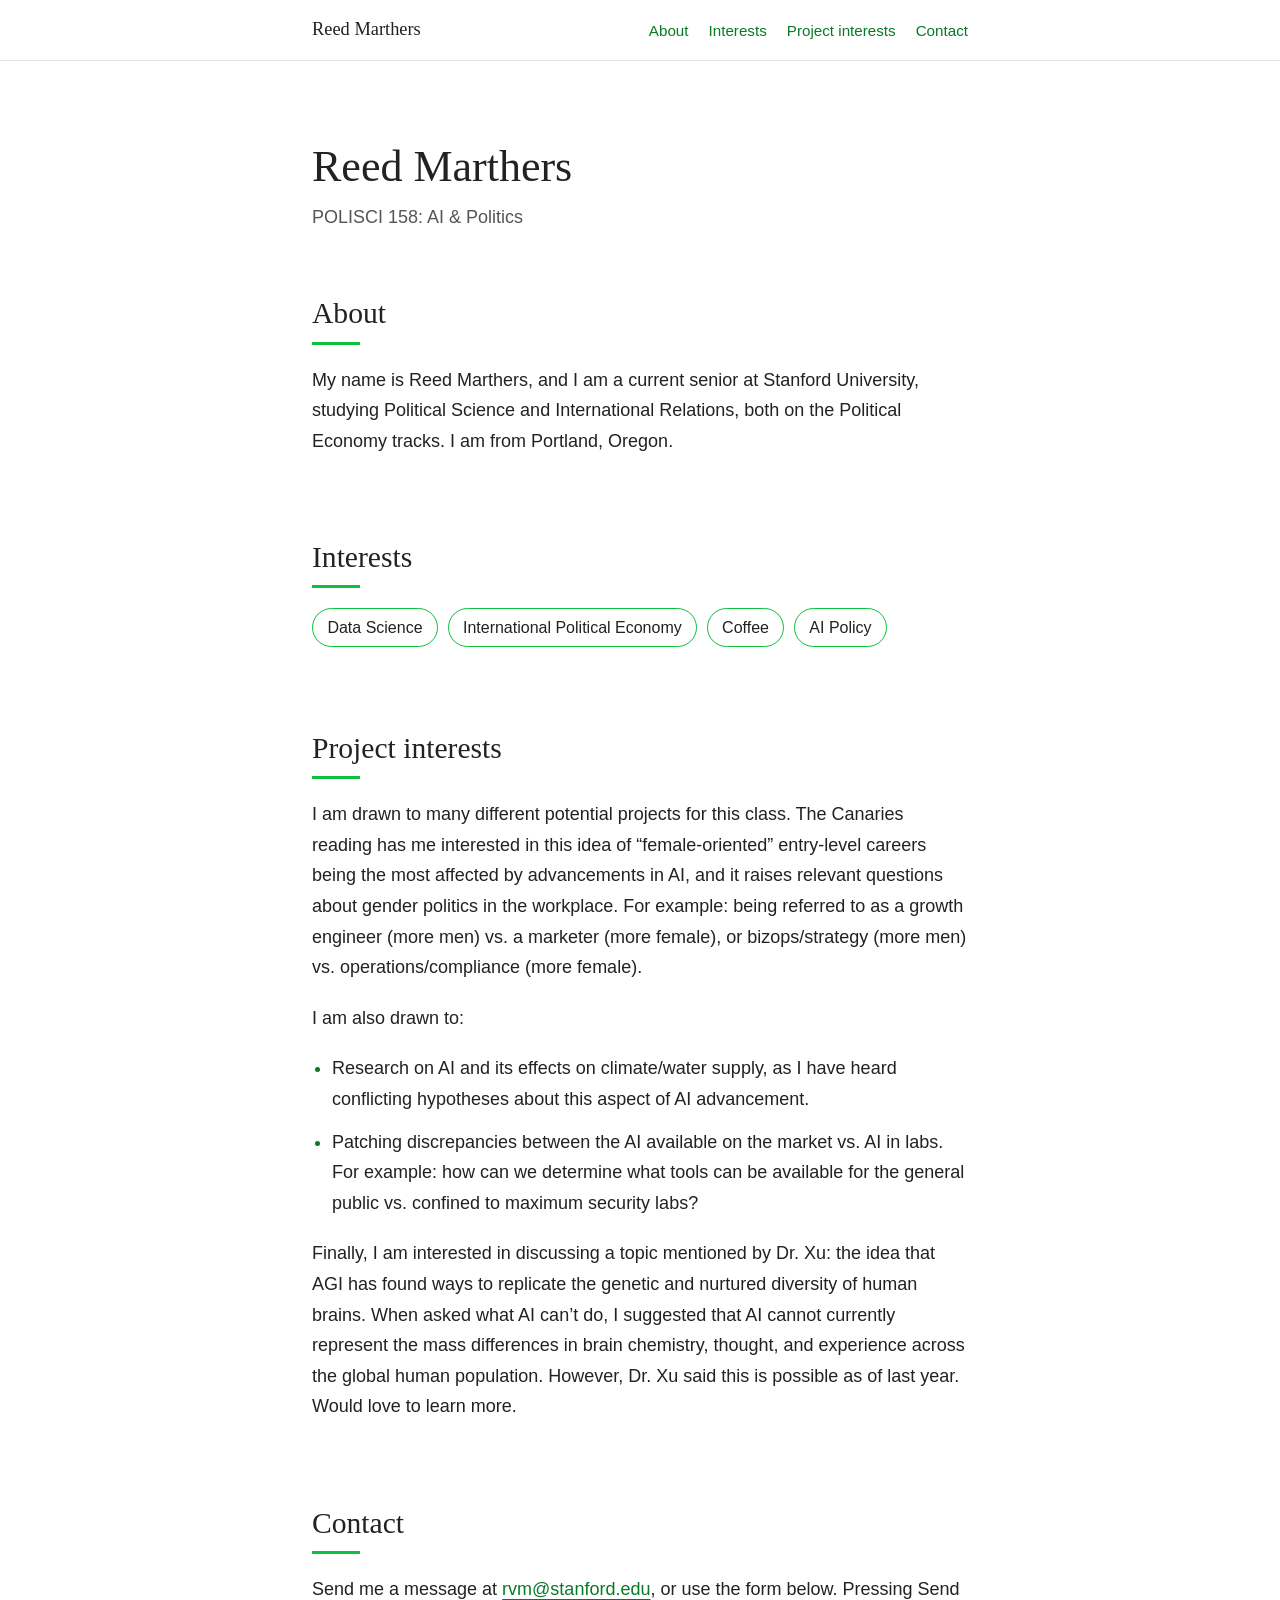
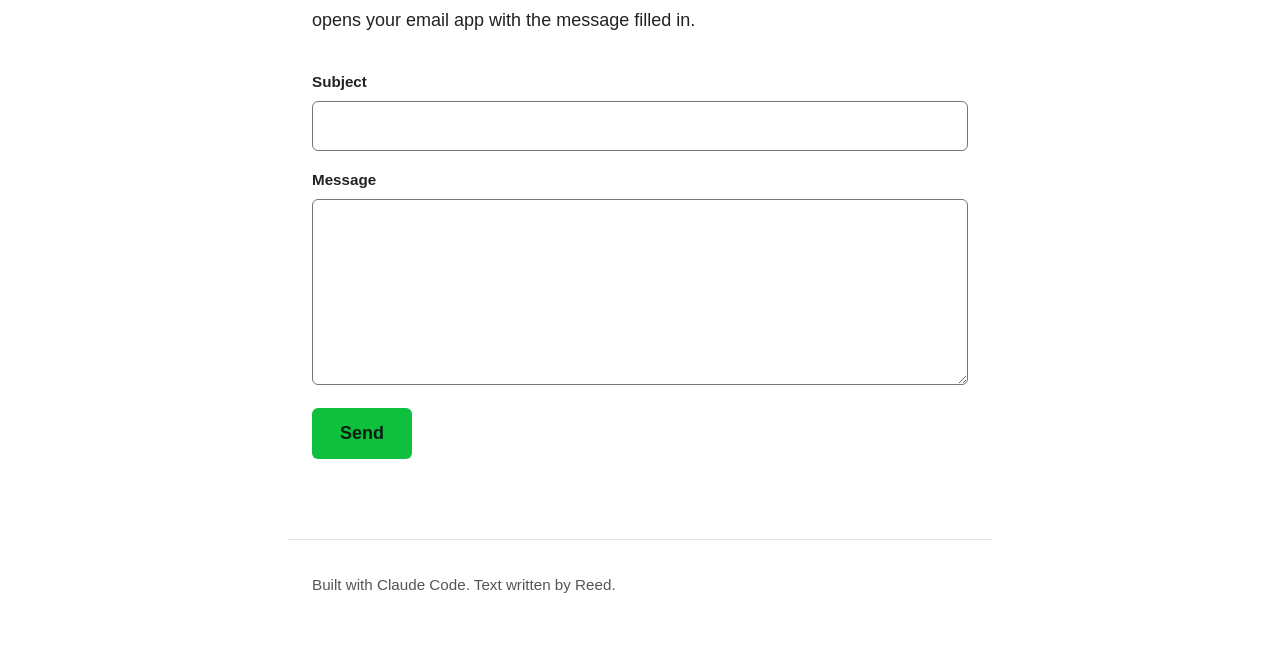
<file: index.html>
<!DOCTYPE html>
<html lang="en">
<head>
  <meta charset="utf-8">
  <meta name="viewport" content="width=device-width, initial-scale=1">
  <title>Reed Marthers</title>
  <meta name="description" content="Reed Marthers: personal site for POLISCI 158, AI & Politics.">
  <link rel="stylesheet" href="style.css">
</head>
<body>
  <header class="site-header">
    <nav class="nav" aria-label="Main">
      <a class="nav-name" href="#top">Reed Marthers</a>
      <ul>
        <li><a href="#about">About</a></li>
        <li><a href="#interests">Interests</a></li>
        <li><a href="#projects">Project interests</a></li>
        <li><a href="#contact">Contact</a></li>
      </ul>
    </nav>
  </header>

  <main id="top">
    <div class="intro">
      <h1>Reed Marthers</h1>
      <p class="course">POLISCI 158: AI &amp; Politics</p>
    </div>

    <section id="about">
      <h2>About</h2>
      <p>My name is Reed Marthers, and I am a current senior at Stanford University, studying Political Science and International Relations, both on the Political Economy tracks. I am from Portland, Oregon.</p>
    </section>

    <section id="interests">
      <h2>Interests</h2>
      <ul class="tags">
        <li>Data Science</li>
        <li>International Political Economy</li>
        <li>Coffee</li>
        <li>AI Policy</li>
      </ul>
    </section>

    <section id="projects">
      <h2>Project interests</h2>
      <p>I am drawn to many different potential projects for this class. The Canaries reading has me interested in this idea of “female-oriented” entry-level careers being the most affected by advancements in AI, and it raises relevant questions about gender politics in the workplace. For example: being referred to as a growth engineer (more men) vs. a marketer (more female), or bizops/strategy (more men) vs. operations/compliance (more female).</p>
      <p>I am also drawn to:</p>
      <ul>
        <li>Research on AI and its effects on climate/water supply, as I have heard conflicting hypotheses about this aspect of AI advancement.</li>
        <li>Patching discrepancies between the AI available on the market vs. AI in labs. For example: how can we determine what tools can be available for the general public vs. confined to maximum security labs?</li>
      </ul>
      <p>Finally, I am interested in discussing a topic mentioned by Dr. Xu: the idea that AGI has found ways to replicate the genetic and nurtured diversity of human brains. When asked what AI can’t do, I suggested that AI cannot currently represent the mass differences in brain chemistry, thought, and experience across the global human population. However, Dr. Xu said this is possible as of last year. Would love to learn more.</p>
    </section>

    <section id="contact">
      <h2>Contact</h2>
      <p>Send me a message at <a href="mailto:rvm@stanford.edu">rvm@stanford.edu</a>, or use the form below. Pressing Send opens your email app with the message filled in.</p>
      <form class="contact-form" action="mailto:rvm@stanford.edu" method="get">
        <label for="subject">Subject</label>
        <input id="subject" name="subject" type="text" required>
        <label for="body">Message</label>
        <textarea id="body" name="body" rows="6" required></textarea>
        <button type="submit">Send</button>
      </form>
    </section>
  </main>

  <footer class="site-footer">
    <p>Built with Claude Code. Text written by Reed.</p>
  </footer>
</body>
</html>
</file>
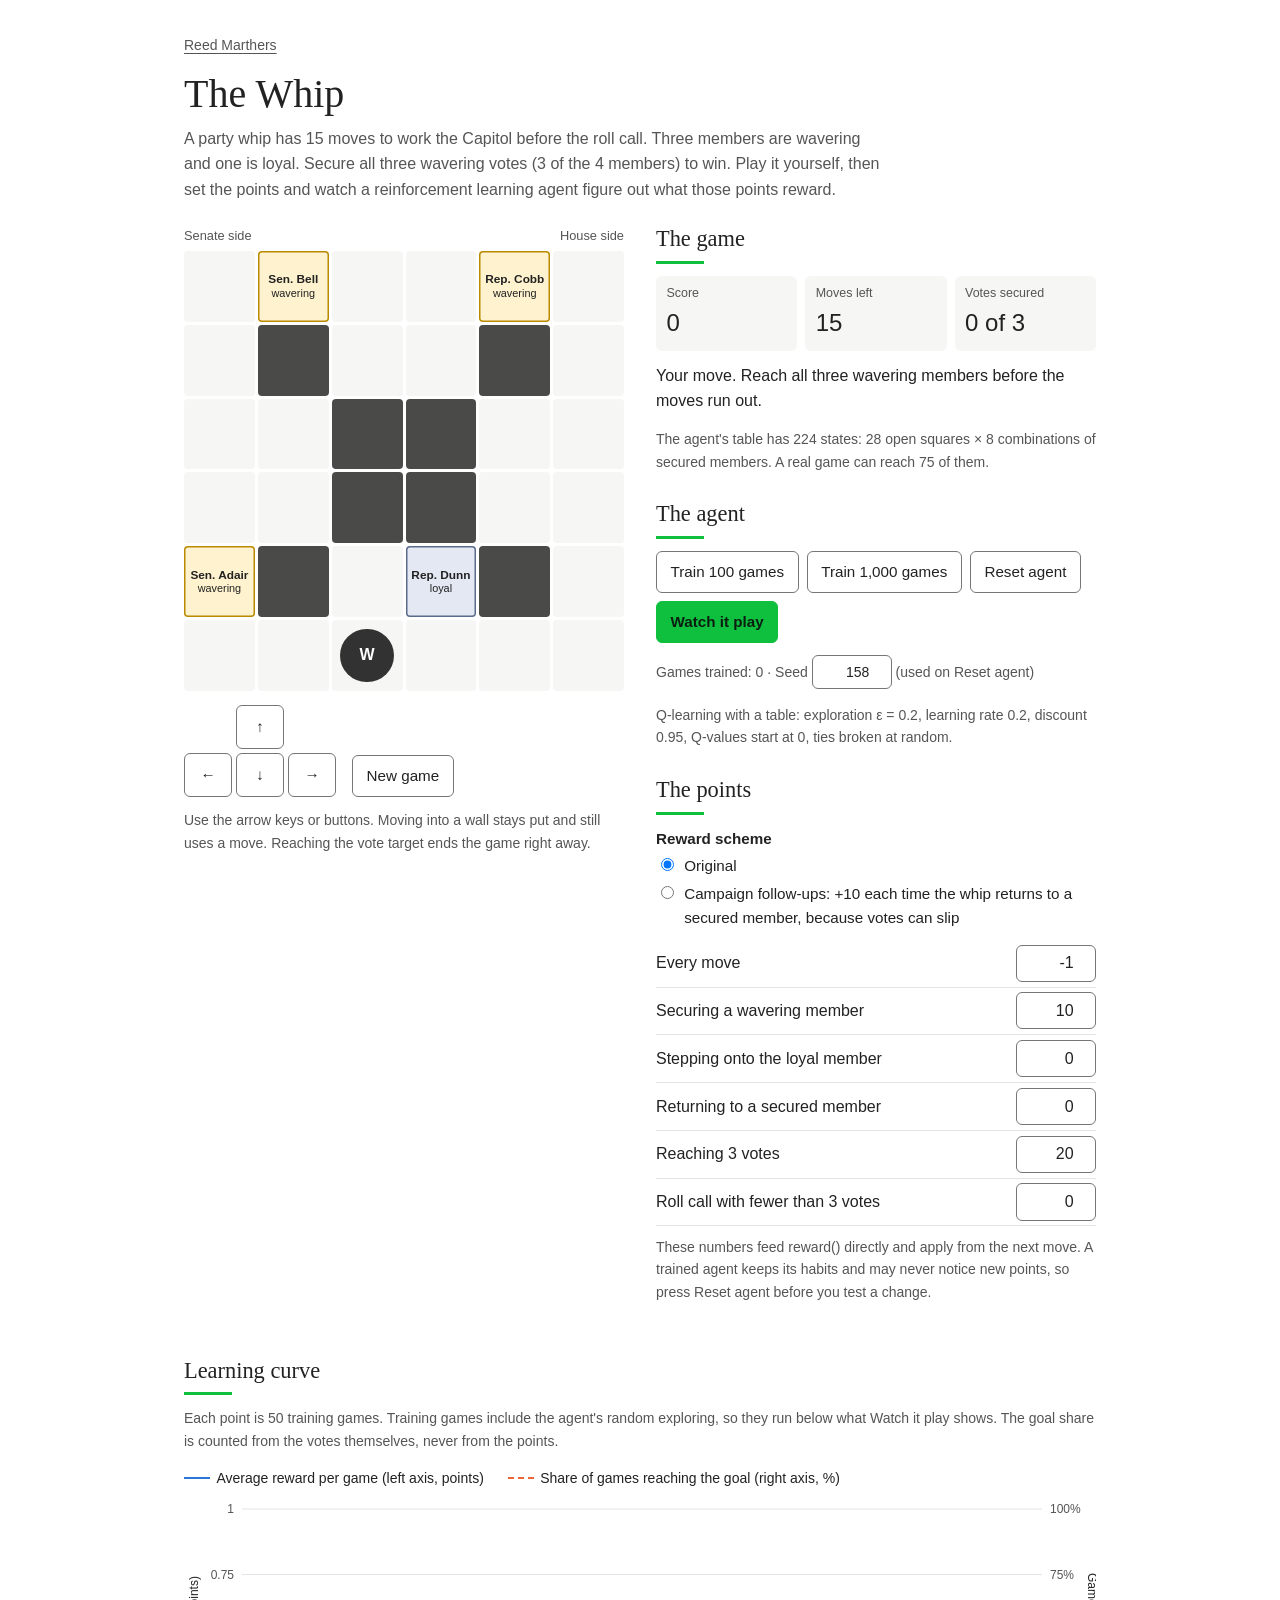
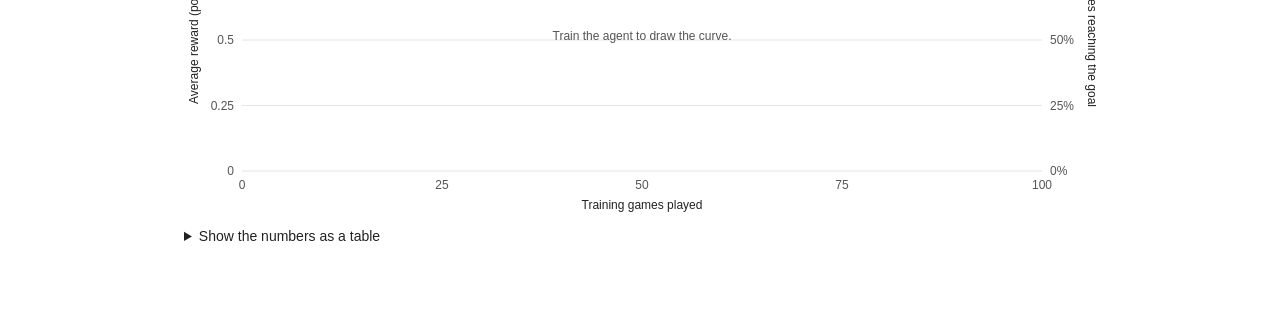
<file: rl-game/index.html>
<!DOCTYPE html>
<html lang="en">
<head>
<meta charset="utf-8">
<meta name="viewport" content="width=device-width, initial-scale=1">
<title>The Whip</title>
<meta name="description" content="A small game for learning reinforcement learning: a party whip races to secure votes before the roll call.">

<script>
/* ------------------------------------------------------------------
   THE REWARD FUNCTION: the only thing the agent is told about what is good.
   The page's controls edit REWARDS. A person's score and the agent's
   training both use reward(), so they are always scored the same way.
   ------------------------------------------------------------------ */
const DEFAULT_REWARDS = {
  move: -1,          // paid on every move
  secure: 10,        // paid when a wavering member is secured
  loyalVisit: 0,     // paid when the whip steps onto the loyal member
  followUp: 0,       // paid when the whip returns to an already secured member
  goalReached: 20,   // paid when the whip reaches the vote target
  rollCallLost: 0    // paid if the moves run out short of the target
};
const REWARDS = { ...DEFAULT_REWARDS };

// Gives the points for one move. `outcome` says what that move did.
function reward(outcome) {
  let points = 0;
  // Time cost: every move costs points, even a move into a wall.
  points += REWARDS.move;
  // Progress: this move won over a wavering member.
  if (outcome.securedVote) points += REWARDS.secure;
  // Loyal visit: 0 by default, because the visit changes nothing.
  // Set it above 0 to pay for looking busy rather than for votes.
  if (outcome.visitedLoyal) points += REWARDS.loyalVisit;
  // Follow-up: 0 in the original scheme. The "Campaign follow-ups" scheme pays
  // for this because votes can slip, but nothing here checks that one did.
  if (outcome.revisitedSecured) points += REWARDS.followUp;
  // Success: this move reached the vote target, which ends the game.
  if (outcome.reachedGoal) points += REWARDS.goalReached;
  // Failure: the moves ran out and the roll call went badly.
  if (outcome.lostRollCall) points += REWARDS.rollCallLost;
  return points;
}
</script>

<style>
  /* Colors and type match the main site's style.css. */
  :root {
    color-scheme: light;
    --accent: #0fbf3e;
    --accent-text: #087a27;
    --text: #222222;
    --muted: #555555;
    --line: #e4e4e4;
    --field-border: #767676;
    --bg: #ffffff;
    --panel: #f6f6f4;
    --wall: #4a4a48;
    --wavering: #fff3cf;
    --secured: #d3f5dc;
    --loyal: #e3e8f2;
    --series-reward: #2a78d6;
    --series-goal: #eb6834;
    --serif: Georgia, "Times New Roman", serif;
    --sans: -apple-system, BlinkMacSystemFont, "Segoe UI", Roboto, Helvetica, Arial, sans-serif;
  }
  *, *::before, *::after { box-sizing: border-box; }
  body {
    margin: 0;
    background: var(--bg);
    color: var(--text);
    font-family: var(--sans);
    font-size: 1rem;
    line-height: 1.6;
  }
  main { max-width: 60rem; margin: 0 auto; padding: 2rem 1.5rem 4rem; }
  a { color: var(--accent-text); text-underline-offset: 0.2em; }
  h1, h2 { font-family: var(--serif); font-weight: normal; line-height: 1.2; }
  h1 { font-size: 2.5rem; margin: 0.75rem 0 0.5rem; }
  h2 { font-size: 1.4rem; margin: 0 0 0.75rem; }
  h2::after {
    content: ""; display: block; width: 3rem; height: 3px;
    margin-top: 0.5rem; background: var(--accent);
  }
  p { margin: 0 0 0.9rem; }
  .lede { color: var(--muted); max-width: 44rem; }
  .small { font-size: 0.875rem; color: var(--muted); }

  /* Page layout: the map on the left, everything you press on the right */
  .layout {
    display: grid;
    grid-template-columns: minmax(0, 1fr) minmax(0, 1fr);
    gap: 2rem;
    margin-top: 1.5rem;
  }
  section + section { margin-top: 1.75rem; }

  /* The map */
  .board {
    display: grid;
    grid-template-columns: repeat(6, minmax(0, 1fr));
    gap: 3px;
    width: 100%;
    max-width: 28rem;
  }
  .cell {
    position: relative;
    aspect-ratio: 1;
    display: flex;
    flex-direction: column;
    align-items: center;
    justify-content: center;
    background: var(--panel);
    border-radius: 4px;
    font-size: 0.68rem;
    line-height: 1.15;
    text-align: center;
    overflow: hidden;
  }
  .cell.wall { background: var(--wall); color: #fff; }
  .cell.wavering { background: var(--wavering); box-shadow: inset 0 0 0 1.5px #b98900; }
  .cell.secured { background: var(--secured); box-shadow: inset 0 0 0 1.5px var(--accent-text); }
  .cell.loyal { background: var(--loyal); box-shadow: inset 0 0 0 1.5px #5b6b8c; }
  .cell b { font-size: 0.74rem; }
  .whip {
    position: absolute;
    inset: 12%;
    display: flex;
    align-items: center;
    justify-content: center;
    border-radius: 50%;
    background: var(--text);
    color: #fff;
    font-weight: 700;
    font-size: 1rem;
    opacity: 0.92;
  }
  .wings {
    display: flex;
    justify-content: space-between;
    max-width: 28rem;
    margin-bottom: 0.25rem;
    font-size: 0.8rem;
    color: var(--muted);
  }

  /* Arrow buttons */
  .dpad {
    display: grid;
    grid-template-columns: repeat(3, 3rem);
    grid-template-rows: repeat(2, 2.75rem);
    gap: 4px;
    margin-top: 0.9rem;
  }
  .dpad [data-dir="up"] { grid-area: 1 / 2; }
  .dpad [data-dir="left"] { grid-area: 2 / 1; }
  .dpad [data-dir="down"] { grid-area: 2 / 2; }
  .dpad [data-dir="right"] { grid-area: 2 / 3; }
  .play-row { display: flex; align-items: flex-end; gap: 1rem; flex-wrap: wrap; }

  /* Buttons and fields */
  button {
    padding: 0.5rem 0.85rem;
    font: inherit;
    font-size: 0.95rem;
    color: var(--text);
    background: var(--bg);
    border: 1px solid var(--field-border);
    border-radius: 6px;
    cursor: pointer;
  }
  button:hover:not(:disabled) { background: var(--panel); }
  button:disabled { opacity: 0.45; cursor: not-allowed; }
  button.primary { font-weight: 600; color: #0b1f10; background: var(--accent); border-color: var(--accent); }
  button.primary:hover:not(:disabled) { background: #0da836; }
  button:focus-visible, input:focus-visible, summary:focus-visible, a:focus-visible {
    outline: 3px solid var(--accent-text);
    outline-offset: 2px;
  }
  input[type="number"] {
    width: 5rem;
    padding: 0.3rem 0.4rem;
    font: inherit;
    color: var(--text);
    background: var(--bg);
    border: 1px solid var(--field-border);
    border-radius: 6px;
    text-align: right;
  }
  .buttons { display: flex; flex-wrap: wrap; gap: 0.5rem; margin-bottom: 0.75rem; }

  /* Score readout */
  .stats { display: grid; grid-template-columns: repeat(3, 1fr); gap: 0.5rem; margin: 0 0 0.75rem; }
  .stats div { padding: 0.5rem 0.65rem; background: var(--panel); border-radius: 6px; }
  .stats dt { font-size: 0.78rem; color: var(--muted); }
  .stats dd { margin: 0; font-size: 1.5rem; font-variant-numeric: tabular-nums; }
  .status { min-height: 3.2em; }

  /* Reward controls */
  .schemes { margin: 0 0 0.6rem; padding: 0; border: 0; font-size: 0.95rem; }
  .schemes legend { padding: 0; font-weight: 600; }
  .schemes label { display: flex; align-items: baseline; gap: 0.45rem; margin-top: 0.2rem; }
  .rewards { width: 100%; border-collapse: collapse; margin-bottom: 0.6rem; }
  .rewards td { padding: 0.3rem 0; border-bottom: 1px solid var(--line); vertical-align: middle; }
  .rewards td:last-child { text-align: right; padding-left: 0.75rem; }
  .rewards label { display: block; }
  .rewards .changed input { border-color: var(--accent-text); box-shadow: 0 0 0 1px var(--accent-text); }

  /* Learning curve */
  .chart-wrap { position: relative; }
  .chart-wrap svg { display: block; width: 100%; height: auto; touch-action: pan-y; }
  .chart-wrap text { font-family: var(--sans); font-size: 12px; fill: var(--muted); }
  .chart-wrap .axis-title { fill: var(--text); }
  .legend { display: flex; flex-wrap: wrap; gap: 0.25rem 1.5rem; margin: 0 0 0.4rem; font-size: 0.875rem; }
  .legend span { display: inline-flex; align-items: center; gap: 0.4rem; }
  .tooltip {
    position: absolute;
    display: none;
    padding: 0.35rem 0.55rem;
    background: var(--text);
    color: #fff;
    border-radius: 6px;
    font-size: 0.8rem;
    line-height: 1.35;
    white-space: nowrap;
    pointer-events: none;
  }
  details { margin-top: 0.6rem; font-size: 0.875rem; }
  details table { border-collapse: collapse; margin-top: 0.5rem; font-variant-numeric: tabular-nums; }
  details th, details td { padding: 0.15rem 1rem 0.15rem 0; text-align: right; border-bottom: 1px solid var(--line); font-weight: normal; }
  details th { color: var(--muted); }

  @media (max-width: 760px) {
    main { padding: 1.25rem 1rem 3rem; }
    h1 { font-size: 2rem; }
    .layout { grid-template-columns: minmax(0, 1fr); gap: 1.5rem; }
    .cell { font-size: 0.56rem; }
    .cell b { font-size: 0.62rem; }
  }
</style>
</head>

<body>
<main>
  <a class="small" href="../">Reed Marthers</a>
  <h1>The Whip</h1>
  <p class="lede">A party whip has 15 moves to work the Capitol before the roll call. Three members are wavering and one is loyal. Secure all three wavering votes (3 of the 4 members) to win. Play it yourself, then set the points and watch a reinforcement learning agent figure out what those points reward.</p>

  <div class="layout">
    <div>
      <section aria-label="Map of the Capitol">
        <div class="wings"><span>Senate side</span><span>House side</span></div>
        <div class="board" id="board"></div>
        <div class="play-row">
          <div class="dpad" id="dpad">
            <button type="button" data-dir="up" aria-label="Move up">↑</button>
            <button type="button" data-dir="left" aria-label="Move left">←</button>
            <button type="button" data-dir="down" aria-label="Move down">↓</button>
            <button type="button" data-dir="right" aria-label="Move right">→</button>
          </div>
          <button type="button" id="newGame">New game</button>
        </div>
        <p class="small" style="margin-top:0.75rem">Use the arrow keys or buttons. Moving into a wall stays put and still uses a move. Reaching the vote target ends the game right away.</p>
      </section>
    </div>

    <div>
      <section>
        <h2>The game</h2>
        <dl class="stats">
          <div><dt>Score</dt><dd id="score">0</dd></div>
          <div><dt>Moves left</dt><dd id="movesLeft">15</dd></div>
          <div><dt>Votes secured</dt><dd id="votes">0 of 3</dd></div>
        </dl>
        <p class="status" id="status" role="status"></p>
        <p class="small" id="stateCount"></p>
      </section>

      <section>
        <h2>The agent</h2>
        <div class="buttons">
          <button type="button" id="train100">Train 100 games</button>
          <button type="button" id="train1000">Train 1,000 games</button>
          <button type="button" id="resetAgent">Reset agent</button>
          <button type="button" class="primary" id="watch">Watch it play</button>
        </div>
        <p class="small">
          <span id="trainedCount">Games trained: 0</span> ·
          <label>Seed <input type="number" id="seed" step="1" min="0"></label>
          (used on Reset agent)
        </p>
        <p class="small">Q-learning with a table: exploration ε = 0.2, learning rate 0.2, discount 0.95, Q-values start at 0, ties broken at random.</p>
      </section>

      <section>
        <h2>The points</h2>
        <fieldset class="schemes" id="schemes">
          <legend>Reward scheme</legend>
          <label><input type="radio" name="scheme" value="original"> Original</label>
          <label><input type="radio" name="scheme" value="followUps"> Campaign follow-ups: +10 each time the whip returns to a secured member, because votes can slip</label>
        </fieldset>
        <table class="rewards"><tbody id="rewardRows"></tbody></table>
        <p class="small" id="rewardNote">These numbers feed reward() directly and apply from the next move. A trained agent keeps its habits and may never notice new points, so press Reset agent before you test a change.</p>
      </section>
    </div>
  </div>

  <section style="margin-top:2.5rem">
    <h2>Learning curve</h2>
    <p class="small">Each point is 50 training games. Training games include the agent's random exploring, so they run below what Watch it play shows. The goal share is counted from the votes themselves, never from the points.</p>
    <div class="legend">
      <span><svg width="26" height="10" aria-hidden="true"><line x1="0" y1="5" x2="26" y2="5" stroke="#2a78d6" stroke-width="2"/></svg>Average reward per game (left axis, points)</span>
      <span><svg width="26" height="10" aria-hidden="true"><line x1="0" y1="5" x2="26" y2="5" stroke="#eb6834" stroke-width="2" stroke-dasharray="6 4"/></svg>Share of games reaching the goal (right axis, %)</span>
    </div>
    <div class="chart-wrap" id="chartWrap">
      <svg id="chart" role="img" aria-label="Learning curve: average reward and goal share per 50 training games"></svg>
      <div class="tooltip" id="tooltip"></div>
    </div>
    <details>
      <summary>Show the numbers as a table</summary>
      <table>
        <thead><tr><th>Games trained</th><th>Average reward</th><th>Goal share</th></tr></thead>
        <tbody id="curveRows"></tbody>
      </table>
    </details>
  </section>
</main>

<script>
/* ------------------------------------------------------------------
   1. THE GAME
   ------------------------------------------------------------------ */
const MAX_MOVES = 15;
const GOAL_VOTES = 3;   // the real goal: 3 of the 4 members
const SIZE = 6;

// The Capitol: # is a wall, . is open floor. The Rotunda is the block in the middle.
const MAP = [
  "......",
  ".#..#.",
  "..##..",
  "..##..",
  ".#..#.",
  "......"
];
const START = { row: 5, col: 2 };   // the whip's office

// Only wavering members have a bit in the state: the loyal one can never be secured.
const MEMBERS = [
  { name: "Sen. Adair", row: 4, col: 0, wavering: true,  bit: 1 },
  { name: "Sen. Bell",  row: 0, col: 1, wavering: true,  bit: 2 },
  { name: "Rep. Cobb",  row: 0, col: 4, wavering: true,  bit: 4 },
  { name: "Rep. Dunn",  row: 4, col: 3, wavering: false, bit: 0 }
];
const WAVERING_COUNT = MEMBERS.filter(m => m.wavering).length;
const MASKS = 2 ** WAVERING_COUNT;   // every combination of secured members

const ACTIONS = [
  { name: "up",    dRow: -1, dCol: 0 },
  { name: "right", dRow: 0,  dCol: 1 },
  { name: "down",  dRow: 1,  dCol: 0 },
  { name: "left",  dRow: 0,  dCol: -1 }
];

const isOpen = (row, col) =>
  row >= 0 && row < SIZE && col >= 0 && col < SIZE && MAP[row][col] === ".";
const memberAt = (row, col) => MEMBERS.find(m => m.row === row && m.col === col);

// Number of votes secured: count the 1 bits in the mask.
function votesSecured(mask) {
  let votes = 0;
  for (const m of MEMBERS) if (m.bit & mask) votes++;
  return votes;
}

// The real goal, judged from the votes alone. It never looks at the points.
const goalMet = game => votesSecured(game.mask) >= GOAL_VOTES;

const newGameState = () => ({ row: START.row, col: START.col, mask: 0, movesLeft: MAX_MOVES });

// The rules. Plays one move, returns the new game and what the move did.
function step(game, action) {
  const row = game.row + action.dRow, col = game.col + action.dCol;
  const moved = isOpen(row, col);
  const next = {
    row: moved ? row : game.row,
    col: moved ? col : game.col,
    mask: game.mask,
    movesLeft: game.movesLeft - 1
  };

  // A visit means stepping onto the square, not bumping a wall beside it.
  const member = moved ? memberAt(row, col) : undefined;
  const securedVote = !!member && member.wavering && !(game.mask & member.bit);
  const revisitedSecured = !!member && member.wavering && !securedVote;
  if (securedVote) next.mask |= member.bit;

  const reachedGoal = securedVote && goalMet(next);
  const lostRollCall = !reachedGoal && next.movesLeft === 0;
  const outcome = {
    member,
    securedVote,
    visitedLoyal: !!member && !member.wavering,
    revisitedSecured,
    reachedGoal,
    lostRollCall
  };
  return { next, outcome, done: reachedGoal || lostRollCall };
}

/* What the table needs a row for: the square plus the secured set.
   Moves left are not part of the state, as specified, so the agent has no clock. */
const OPEN_SQUARES = [];
for (let row = 0; row < SIZE; row++)
  for (let col = 0; col < SIZE; col++)
    if (isOpen(row, col)) OPEN_SQUARES.push(row * SIZE + col);

const STATE_COUNT = OPEN_SQUARES.length * MASKS;
const stateId = game => OPEN_SQUARES.indexOf(game.row * SIZE + game.col) * MASKS + game.mask;

// How many states a real game can reach within 15 moves.
function countReachableStates() {
  const seen = new Set([stateId(newGameState())]);
  let frontier = [newGameState()];
  for (let depth = 0; depth < MAX_MOVES; depth++) {
    const nextFrontier = [];
    for (const game of frontier) {
      for (const action of ACTIONS) {
        const { next, done } = step(game, action);
        const id = stateId(next);
        if (seen.has(id)) continue;
        seen.add(id);
        if (!done) nextFrontier.push(next);
      }
    }
    frontier = nextFrontier;
  }
  return seen.size;
}

/* ------------------------------------------------------------------
   3. THE Q-LEARNING AGENT
   ------------------------------------------------------------------ */
const EPSILON = 0.2;         // share of training moves that are random
const LEARNING_RATE = 0.2;
const DISCOUNT = 0.95;
const DEFAULT_SEED = 158;
const CURVE_BATCH = 50;      // games per point on the learning curve

// Seeded random numbers (mulberry32): the same seed gives the same sequence.
function makeRandom(seed) {
  return function () {
    seed = (seed + 0x6D2B79F5) | 0;
    let t = Math.imul(seed ^ (seed >>> 15), 1 | seed);
    t = (t + Math.imul(t ^ (t >>> 7), 61 | t)) ^ t;
    return ((t ^ (t >>> 14)) >>> 0) / 4294967296;
  };
}

let agentSeed = DEFAULT_SEED;
let trainRandom, watchRandom;   // two streams, so watching never changes training
let Q;                          // Q[state][action]
let gamesTrained, curve, rewardChangeMarks, batch;

function resetAgent() {
  trainRandom = makeRandom(agentSeed);
  watchRandom = makeRandom(agentSeed + 1);
  Q = Array.from({ length: STATE_COUNT }, () => new Array(ACTIONS.length).fill(0));
  gamesTrained = 0;
  curve = [];               // one entry per 50 games
  rewardChangeMarks = [];   // where on the chart the points were edited
  batch = { games: 0, totalReward: 0, goals: 0 };
}

// The best action in a state. Ties are broken at random.
function bestAction(state, random) {
  const values = Q[state];
  const top = Math.max(...values);
  const tied = [];
  values.forEach((value, action) => { if (value === top) tied.push(action); });
  return tied[Math.floor(random() * tied.length)];
}

// Epsilon-greedy: usually the best known action, sometimes a random one.
function chooseAction(state) {
  if (trainRandom() < EPSILON) return Math.floor(trainRandom() * ACTIONS.length);
  return bestAction(state, trainRandom);
}

// Plays one training game, updating the table after every move.
function trainOneGame() {
  let game = newGameState();
  let totalReward = 0;
  let done = false;
  while (!done) {
    const state = stateId(game);
    const action = chooseAction(state);
    const result = step(game, ACTIONS[action]);
    const points = reward(result.outcome);

    // Q-learning update. Only reaching the goal ends the future. The state has
    // no clock, so running out of moves looks like bad luck on a good square:
    // scoring it as "no future" teaches the agent to distrust the right path.
    const future = result.outcome.reachedGoal ? 0 : Math.max(...Q[stateId(result.next)]);
    const target = points + DISCOUNT * future;
    Q[state][action] += LEARNING_RATE * (target - Q[state][action]);

    totalReward += points;
    game = result.next;
    done = result.done;
  }
  return { totalReward, reachedGoal: goalMet(game) };
}

function train(games) {
  for (let i = 0; i < games; i++) {
    const { totalReward, reachedGoal } = trainOneGame();
    gamesTrained++;
    batch.games++;
    batch.totalReward += totalReward;
    if (reachedGoal) batch.goals++;
    if (batch.games === CURVE_BATCH) {
      curve.push({
        games: gamesTrained,
        avgReward: batch.totalReward / CURVE_BATCH,
        goalShare: batch.goals / CURVE_BATCH
      });
      batch = { games: 0, totalReward: 0, goals: 0 };
    }
  }
}

/* ------------------------------------------------------------------
   THE PAGE: drawing the map, handling input
   ------------------------------------------------------------------ */
const $ = id => document.getElementById(id);
const WATCH_DELAY = 380;   // milliseconds between moves in Watch it play

let game = newGameState();
let score = 0;
let gameOver = false;
let watchTimer = null;     // set while the agent is playing on the board

const signed = n => (n > 0 ? "+" : "") + Math.round(n * 100) / 100;

function renderBoard() {
  const board = $("board");
  board.textContent = "";
  for (let row = 0; row < SIZE; row++) {
    for (let col = 0; col < SIZE; col++) {
      const cell = document.createElement("div");
      cell.className = "cell";
      const member = memberAt(row, col);
      if (!isOpen(row, col)) {
        cell.classList.add("wall");
      } else if (member) {
        const secured = member.bit & game.mask;
        const label = member.wavering ? (secured ? "secured" : "wavering") : "loyal";
        cell.classList.add(member.wavering ? (secured ? "secured" : "wavering") : "loyal");
        const name = document.createElement("b");
        name.textContent = member.name;
        cell.append(name, label);
      } else if (row === START.row && col === START.col && !(game.row === row && game.col === col)) {
        cell.textContent = "Whip's office";
      }
      if (row === game.row && col === game.col) {
        const whip = document.createElement("div");
        whip.className = "whip";
        whip.textContent = "W";
        whip.setAttribute("aria-label", "The whip");
        cell.append(whip);
      }
      board.append(cell);
    }
  }
}

function renderGame() {
  renderBoard();
  $("score").textContent = Math.round(score * 100) / 100;
  $("movesLeft").textContent = game.movesLeft;
  $("votes").textContent = `${votesSecured(game.mask)} of ${GOAL_VOTES}`;
  const locked = gameOver || watchTimer !== null;
  for (const button of $("dpad").querySelectorAll("button")) button.disabled = locked;
}

// Describes a move in words for the status line.
function describeMove(outcome, points, player) {
  let text = `${signed(points)} points. `;
  if (outcome.securedVote) text += `${outcome.member.name} is secured. `;
  if (outcome.visitedLoyal) text += `${outcome.member.name} is loyal: the visit changes nothing. `;
  if (outcome.revisitedSecured) text += `${outcome.member.name} is already secured: this visit adds no vote. `;
  if (outcome.reachedGoal) text += `${player} got the votes with ${game.movesLeft} moves to spare. Final score ${signed(score)}.`;
  if (outcome.lostRollCall) text += `Roll call: ${player.toLowerCase()} fell short with ${votesSecured(game.mask)} of ${GOAL_VOTES} votes. Final score ${signed(score)}.`;
  return text;
}

function applyMove(action, player) {
  const result = step(game, action);
  const points = reward(result.outcome);
  game = result.next;
  score += points;
  gameOver = result.done;
  $("status").textContent = describeMove(result.outcome, points, player).trim();
  renderGame();
}

function startNewGame() {
  stopWatching();
  game = newGameState();
  score = 0;
  gameOver = false;
  $("status").textContent = "Your move. Reach all three wavering members before the moves run out.";
  renderGame();
}

function playerMove(direction) {
  if (gameOver || watchTimer !== null) return;
  applyMove(ACTIONS.find(a => a.name === direction), "You");
}

// Watch it play: best known moves only, no exploring and no learning.
function watchAgent() {
  startNewGame();
  $("status").textContent = gamesTrained === 0
    ? "The agent is untrained: every Q-value is 0, so each move is a coin toss."
    : "The agent is playing its best known moves, with no exploring.";
  setAgentButtonsEnabled(false);
  watchTimer = setInterval(() => {
    applyMove(ACTIONS[bestAction(stateId(game), watchRandom)], "The agent");
    if (gameOver) stopWatching();
  }, WATCH_DELAY);
  renderGame();
}

function stopWatching() {
  if (watchTimer === null) return;
  clearInterval(watchTimer);
  watchTimer = null;
  setAgentButtonsEnabled(true);
}

function setAgentButtonsEnabled(enabled) {
  for (const id of ["train100", "train1000", "resetAgent", "watch"]) $(id).disabled = !enabled;
}

function renderAgent() {
  $("trainedCount").textContent = `Games trained: ${gamesTrained.toLocaleString("en-US")}`;
  renderChart();
}

/* ------------------------------------------------------------------
   2. THE POINTS, ON THE PAGE
   ------------------------------------------------------------------ */
const REWARD_LABELS = {
  move: "Every move",
  secure: "Securing a wavering member",
  loyalVisit: "Stepping onto the loyal member",
  followUp: "Returning to a secured member",
  goalReached: "Reaching 3 votes",
  rollCallLost: "Roll call with fewer than 3 votes"
};

// The schemes on the page's switch. Original is the default.
const REWARD_SCHEMES = {
  original: DEFAULT_REWARDS,
  followUps: { ...DEFAULT_REWARDS, followUp: 10 }
};

function buildRewardControls() {
  for (const key of Object.keys(REWARD_LABELS)) {
    const row = document.createElement("tr");
    row.dataset.key = key;
    row.innerHTML = `<td><label for="reward-${key}">${REWARD_LABELS[key]}</label></td>
      <td><input type="number" id="reward-${key}" step="1"></td>`;
    const input = row.querySelector("input");
    input.value = REWARDS[key];
    input.addEventListener("input", () => {
      const value = parseFloat(input.value);
      if (Number.isFinite(value)) setReward(key, value);   // ignore half-typed text
    });
    input.addEventListener("blur", () => { input.value = REWARDS[key]; });
    $("rewardRows").append(row);
  }
}

function setReward(key, value) {
  if (REWARDS[key] === value) return;
  REWARDS[key] = value;
  noteRewardChange();
  renderRewards();
}

// Marks the chart, because games on either side of this line were scored differently.
function noteRewardChange() {
  if (gamesTrained > 0 && !rewardChangeMarks.includes(gamesTrained)) {
    rewardChangeMarks.push(gamesTrained);
    renderChart();
  }
}

function renderRewards() {
  for (const row of $("rewardRows").children) {
    const key = row.dataset.key;
    row.classList.toggle("changed", REWARDS[key] !== DEFAULT_REWARDS[key]);
    const input = row.querySelector("input");
    if (document.activeElement !== input) input.value = REWARDS[key];
  }
  // Hand-edited numbers can match neither scheme, and then neither is selected.
  for (const radio of $("schemes").querySelectorAll("input")) {
    const scheme = REWARD_SCHEMES[radio.value];
    radio.checked = Object.keys(scheme).every(key => REWARDS[key] === scheme[key]);
  }
}

function applyScheme(name) {
  const scheme = REWARD_SCHEMES[name];
  for (const key of Object.keys(scheme)) {
    if (REWARDS[key] !== scheme[key]) {
      REWARDS[key] = scheme[key];
      noteRewardChange();
    }
  }
  renderRewards();
}

/* ------------------------------------------------------------------
   4. THE LEARNING CURVE (drawn by hand as SVG)
   ------------------------------------------------------------------ */
const CHART = { left: 58, right: 54, top: 14, bottom: 44 };
const GRID_LINES = 4;

// Picks a round range with exactly 4 steps, so gridlines suit both axes.
function rewardAxis(values) {
  const low = Math.min(0, ...values), high = Math.max(0, ...values, 1);
  const rounds = [1, 2, 2.5, 5, 10];
  let magnitude = 10 ** Math.floor(Math.log10((high - low) / GRID_LINES));
  for (let i = 0; ; i++) {
    const stepSize = rounds[i % rounds.length] * magnitude * 10 ** Math.floor(i / rounds.length);
    const bottom = Math.floor(low / stepSize) * stepSize;
    if (bottom + GRID_LINES * stepSize >= high) return { bottom, stepSize };
  }
}

function svgElement(tag, attributes, text) {
  const element = document.createElementNS("http://www.w3.org/2000/svg", tag);
  for (const [name, value] of Object.entries(attributes)) element.setAttribute(name, value);
  if (text !== undefined) element.textContent = text;
  return element;
}

function renderChart() {
  const svg = $("chart");
  svg.textContent = "";
  $("tooltip").style.display = "none";

  // Draw at the real size of the page, so the text stays readable on a phone.
  const { left, right, top, bottom } = CHART;
  const width = Math.max(300, $("chartWrap").clientWidth);
  const height = width < 500 ? 270 : 320;
  svg.setAttribute("viewBox", `0 0 ${width} ${height}`);
  const plotRight = width - right, plotBottom = height - bottom;
  const maxGames = Math.max(curve.length ? curve[curve.length - 1].games : 0, 100);
  const axis = rewardAxis(curve.map(p => p.avgReward));
  const axisTop = axis.bottom + GRID_LINES * axis.stepSize;

  const x = games => left + (games / maxGames) * (plotRight - left);
  const yReward = v => plotBottom - ((v - axis.bottom) / (axisTop - axis.bottom)) * (plotBottom - top);
  const yShare = v => plotBottom - v * (plotBottom - top);

  // Gridlines and both axes
  for (let i = 0; i <= GRID_LINES; i++) {
    const y = plotBottom - (i / GRID_LINES) * (plotBottom - top);
    svg.append(svgElement("line", { x1: left, x2: plotRight, y1: y, y2: y, stroke: "#e4e4e4" }));
    const points = Math.round((axis.bottom + i * axis.stepSize) * 100) / 100;
    svg.append(svgElement("text", { x: left - 8, y: y + 4, "text-anchor": "end" }, points));
    svg.append(svgElement("text", { x: plotRight + 8, y: y + 4 }, `${(i / GRID_LINES) * 100}%`));
  }
  const gamesStep = [25, 50, 100, 250, 500, 1000, 2500, 5000, 10000, 25000].find(s => maxGames / s <= 5) ?? 50000;
  for (let games = 0; games <= maxGames; games += gamesStep) {
    svg.append(svgElement("text", { x: x(games), y: plotBottom + 18, "text-anchor": "middle" }, games.toLocaleString("en-US")));
  }
  svg.append(svgElement("text", { class: "axis-title", x: (left + plotRight) / 2, y: height - 6, "text-anchor": "middle" }, "Training games played"));
  svg.append(svgElement("text", { class: "axis-title", transform: `translate(14 ${(top + plotBottom) / 2}) rotate(-90)`, "text-anchor": "middle" }, "Average reward (points)"));
  svg.append(svgElement("text", { class: "axis-title", transform: `translate(${width - 8} ${(top + plotBottom) / 2}) rotate(90)`, "text-anchor": "middle" }, "Games reaching the goal"));

  // A marker wherever the points were changed mid-training
  for (const games of rewardChangeMarks) {
    svg.append(svgElement("line", { x1: x(games), x2: x(games), y1: top, y2: plotBottom, stroke: "#555555", "stroke-dasharray": "2 3" }));
    svg.append(svgElement("text", { x: x(games) + 4, y: top + 11 }, "points changed"));
  }

  if (curve.length === 0) {
    svg.append(svgElement("text", { x: (left + plotRight) / 2, y: (top + plotBottom) / 2, "text-anchor": "middle" }, "Train the agent to draw the curve."));
  }

  // The two lines
  const path = (fn, key) => curve.map(p => `${x(p.games).toFixed(1)},${fn(p[key]).toFixed(1)}`).join(" ");
  svg.append(svgElement("polyline", { points: path(yShare, "goalShare"), fill: "none", stroke: "#eb6834", "stroke-width": 2, "stroke-dasharray": "6 4", "stroke-linejoin": "round" }));
  svg.append(svgElement("polyline", { points: path(yReward, "avgReward"), fill: "none", stroke: "#2a78d6", "stroke-width": 2, "stroke-linejoin": "round" }));

  // Hover layer: a crosshair and two dots that follow the nearest point
  const crosshair = svgElement("line", { y1: top, y2: plotBottom, stroke: "#767676", visibility: "hidden" });
  const dotReward = svgElement("circle", { r: 4.5, fill: "#2a78d6", stroke: "#fff", "stroke-width": 2, visibility: "hidden" });
  const dotShare = svgElement("circle", { r: 4.5, fill: "#eb6834", stroke: "#fff", "stroke-width": 2, visibility: "hidden" });
  const hit = svgElement("rect", { x: left, y: top, width: plotRight - left, height: plotBottom - top, fill: "transparent" });
  svg.append(crosshair, dotReward, dotShare, hit);

  const hide = () => {
    for (const mark of [crosshair, dotReward, dotShare]) mark.setAttribute("visibility", "hidden");
    $("tooltip").style.display = "none";
  };
  hit.addEventListener("pointerleave", hide);
  hit.addEventListener("pointermove", event => {
    if (curve.length === 0) return;
    const box = svg.getBoundingClientRect();
    const pointerX = ((event.clientX - box.left) / box.width) * width;
    const games = ((pointerX - left) / (plotRight - left)) * maxGames;
    const index = Math.min(curve.length - 1, Math.max(0, Math.round(games / CURVE_BATCH) - 1));
    const point = curve[index];

    crosshair.setAttribute("x1", x(point.games));
    crosshair.setAttribute("x2", x(point.games));
    dotReward.setAttribute("cx", x(point.games));
    dotReward.setAttribute("cy", yReward(point.avgReward));
    dotShare.setAttribute("cx", x(point.games));
    dotShare.setAttribute("cy", yShare(point.goalShare));
    for (const mark of [crosshair, dotReward, dotShare]) mark.setAttribute("visibility", "visible");

    const tip = $("tooltip");
    tip.textContent = "";
    tip.append(`Games ${(point.games - CURVE_BATCH + 1).toLocaleString("en-US")}–${point.games.toLocaleString("en-US")}`,
      document.createElement("br"), `Average reward ${signed(point.avgReward)}`,
      document.createElement("br"), `Reached the goal ${Math.round(point.goalShare * 100)}%`);
    tip.style.display = "block";
    const pixelX = (x(point.games) / width) * box.width;
    const flip = pixelX + tip.offsetWidth + 14 > box.width;
    tip.style.left = `${flip ? pixelX - tip.offsetWidth - 10 : pixelX + 10}px`;
    tip.style.top = "8px";
  });

  // The same numbers as a table
  const rows = $("curveRows");
  rows.textContent = "";
  for (const point of curve) {
    const row = document.createElement("tr");
    for (const value of [point.games.toLocaleString("en-US"), signed(point.avgReward), `${Math.round(point.goalShare * 100)}%`]) {
      const cell = document.createElement("td");
      cell.textContent = value;
      row.append(cell);
    }
    rows.append(row);
  }
}

/* ------------------------------------------------------------------
   WIRING
   ------------------------------------------------------------------ */
const ARROW_KEYS = { ArrowUp: "up", ArrowRight: "right", ArrowDown: "down", ArrowLeft: "left" };

document.addEventListener("keydown", event => {
  const direction = ARROW_KEYS[event.key];
  // Arrow keys inside a number box should change the number, not move the whip.
  if (!direction || event.target.tagName === "INPUT") return;
  event.preventDefault();
  playerMove(direction);
});

$("dpad").addEventListener("click", event => {
  const button = event.target.closest("button");
  if (button) playerMove(button.dataset.dir);
});

$("newGame").addEventListener("click", startNewGame);
$("watch").addEventListener("click", watchAgent);
$("train100").addEventListener("click", () => { train(100); renderAgent(); });
$("train1000").addEventListener("click", () => { train(1000); renderAgent(); });
$("resetAgent").addEventListener("click", () => {
  const seed = parseInt($("seed").value, 10);
  if (Number.isFinite(seed)) agentSeed = seed;
  $("seed").value = agentSeed;
  resetAgent();
  renderAgent();
});
$("schemes").addEventListener("change", event => applyScheme(event.target.value));

window.addEventListener("resize", renderChart);

$("seed").value = agentSeed;
$("stateCount").textContent = `The agent's table has ${STATE_COUNT} states: ${OPEN_SQUARES.length} open squares × ${MASKS} combinations of secured members. A real game can reach ${countReachableStates()} of them.`;
buildRewardControls();
renderRewards();
resetAgent();
startNewGame();
renderAgent();
</script>
</body>
</html>
</file>
<file: style.css>
/* Colors: #0FBF3E is decorative only (fails text contrast on white);
   #087A27 is the text-safe shade of the same green (~5.5:1). */
:root {
  --accent: #0fbf3e;
  --accent-text: #087a27;
  --text: #222222;
  --muted: #555555;
  --line: #e4e4e4;
  --field-border: #767676;
  --bg: #ffffff;
  --serif: Georgia, "Times New Roman", serif;
  --sans: -apple-system, BlinkMacSystemFont, "Segoe UI", Roboto, Helvetica, Arial, sans-serif;
}

*,
*::before,
*::after {
  box-sizing: border-box;
}

html {
  scroll-behavior: smooth;
  scroll-padding-top: 5rem;
}

body {
  margin: 0;
  background: var(--bg);
  color: var(--text);
  font-family: var(--sans);
  font-size: 1.125rem;
  line-height: 1.7;
}

a {
  color: var(--accent-text);
  text-underline-offset: 0.2em;
}

a:hover {
  text-decoration-thickness: 2px;
}

a:focus-visible,
input:focus-visible,
textarea:focus-visible,
button:focus-visible {
  outline: 3px solid var(--accent-text);
  outline-offset: 2px;
}

/* Navigation */
.site-header {
  position: sticky;
  top: 0;
  z-index: 10;
  background: var(--bg);
  border-bottom: 1px solid var(--line);
}

.nav {
  max-width: 44rem;
  margin: 0 auto;
  padding: 0.9rem 1.5rem;
  display: flex;
  flex-wrap: wrap;
  align-items: center;
  justify-content: space-between;
  gap: 0.5rem 1.5rem;
}

.nav-name {
  font-family: var(--serif);
  font-size: 1.15rem;
  color: var(--text);
  text-decoration: none;
}

.nav ul {
  list-style: none;
  margin: 0;
  padding: 0;
  display: flex;
  flex-wrap: wrap;
  gap: 0.25rem 1.25rem;
}

.nav ul a {
  font-size: 0.95rem;
  text-decoration: none;
  padding-bottom: 0.15rem;
  border-bottom: 2px solid transparent;
}

.nav ul a:hover {
  border-bottom-color: var(--accent);
}

/* Main content */
main {
  max-width: 44rem;
  margin: 0 auto;
  padding: 0 1.5rem;
}

.intro {
  padding: 5rem 0 1rem;
}

h1,
h2 {
  font-family: var(--serif);
  font-weight: normal;
  line-height: 1.2;
}

h1 {
  font-size: 2.75rem;
  margin: 0;
}

.course {
  margin: 0.5rem 0 0;
  color: var(--muted);
}

section {
  padding: 3rem 0 1rem;
}

h2 {
  font-size: 1.85rem;
  margin: 0 0 1.25rem;
}

h2::after {
  content: "";
  display: block;
  width: 3rem;
  height: 3px;
  margin-top: 0.6rem;
  background: var(--accent);
}

p {
  margin: 0 0 1.25rem;
}

section ul {
  margin: 0 0 1.25rem;
  padding-left: 1.25rem;
}

section li {
  margin-bottom: 0.75rem;
}

section li::marker {
  color: var(--accent-text);
}

.tags {
  list-style: none;
  padding: 0;
  display: flex;
  flex-wrap: wrap;
  gap: 0.6rem;
}

.tags li {
  margin: 0;
  padding: 0.3rem 0.9rem;
  border: 1px solid var(--accent);
  border-radius: 999px;
  font-size: 1rem;
}

/* Contact form */
.contact-form {
  display: flex;
  flex-direction: column;
  gap: 0.4rem;
  margin-top: 1.5rem;
}

.contact-form label {
  font-size: 0.95rem;
  font-weight: 600;
  margin-top: 0.6rem;
}

.contact-form input,
.contact-form textarea {
  width: 100%;
  padding: 0.65rem 0.75rem;
  font: inherit;
  font-size: 1rem;
  color: var(--text);
  background: var(--bg);
  border: 1px solid var(--field-border);
  border-radius: 6px;
}

.contact-form textarea {
  resize: vertical;
}

.contact-form button {
  align-self: flex-start;
  margin-top: 1rem;
  padding: 0.65rem 1.75rem;
  font: inherit;
  font-weight: 600;
  color: #0b1f10;
  background: var(--accent);
  border: none;
  border-radius: 6px;
  cursor: pointer;
}

.contact-form button:hover {
  background: #0da836;
}

/* Footer */
.site-footer {
  max-width: 44rem;
  margin: 4rem auto 0;
  padding: 2rem 1.5rem 3rem;
  border-top: 1px solid var(--line);
  color: var(--muted);
  font-size: 0.95rem;
}

.site-footer p {
  margin: 0;
}

/* Phones */
@media (max-width: 600px) {
  body {
    font-size: 1.0625rem;
  }

  .nav,
  main,
  .site-footer {
    padding-left: 1rem;
    padding-right: 1rem;
  }

  .intro {
    padding-top: 3rem;
  }

  h1 {
    font-size: 2.25rem;
  }

  h2 {
    font-size: 1.6rem;
  }

  section {
    padding-top: 2.25rem;
  }

  .contact-form button {
    align-self: stretch;
  }
}
</file>
